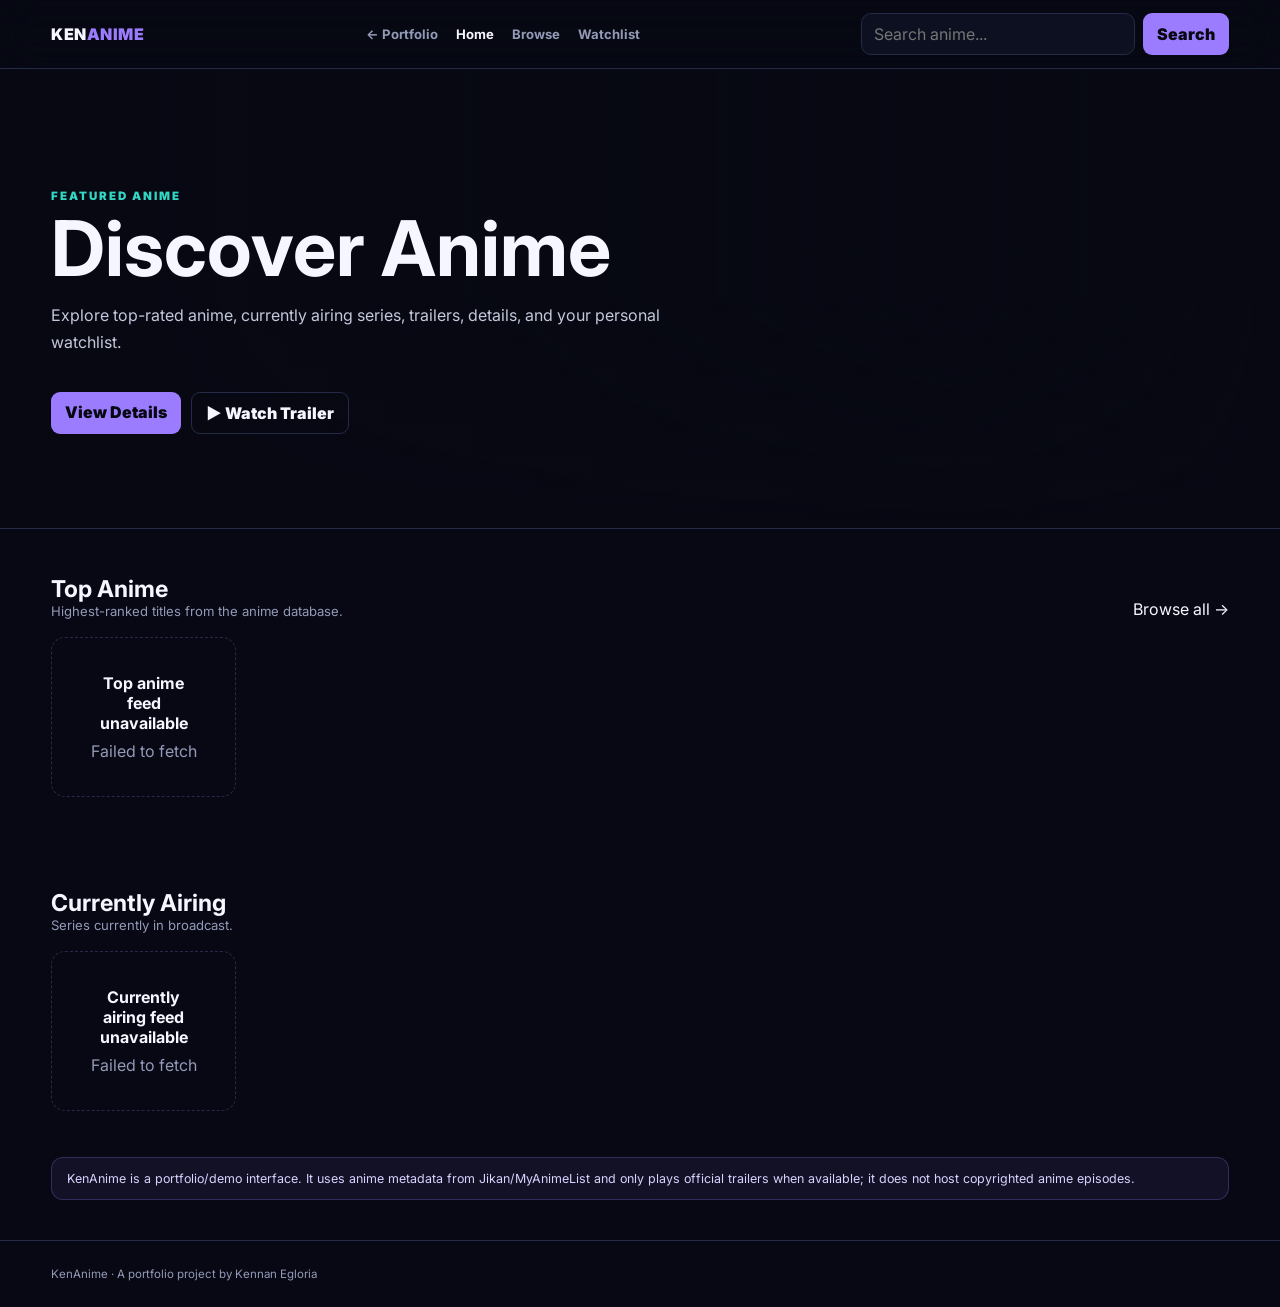
<file: anime/index.html>
<!DOCTYPE html><html lang="en"><head><meta charset="UTF-8"><meta name="viewport" content="width=device-width,initial-scale=1.0"><title>KenAnime — Discover Anime</title><link rel="preconnect" href="https://fonts.googleapis.com"><link href="https://fonts.googleapis.com/css2?family=Inter:wght@400;600;700;800;900&display=swap" rel="stylesheet"><link rel="stylesheet" href="style.css"></head><body>
<nav class="nav"><div class="container navin"><a class="brand" href="index.html">KEN<span>ANIME</span></a><div class="links">
      <a href="../index.html">← Portfolio</a>
      <a class="active" href="index.html">Home</a>
      <a href="browse.html">Browse</a>
      <a href="browse.html?watchlist=1">Watchlist</a>
    </div><form class="searchbar" id="globalSearch"><input id="globalQ" placeholder="Search anime..."><button class="btn">Search</button></form></div></nav>
<header class="hero"><div class="hero-bg" id="heroBg"></div><div class="container"><div class="hero-content"><div class="eyebrow">Featured Anime</div><h1 id="heroTitle">Loading…</h1><p id="heroText">Discover popular anime, explore series information, save a watchlist, and watch official trailers.</p><div class="meta" id="heroMeta"></div><div class="hero-actions"><a class="btn" id="detailsBtn" href="#">View Details</a><a class="btn alt" id="watchBtn" href="#">▶ Watch Trailer</a></div></div></div></header>
<main class="container"><section class="section"><div class="section-head"><div><h2>Top Anime</h2><p>Highest-ranked titles from the anime database.</p></div><a href="browse.html">Browse all →</a></div><div class="grid" id="topGrid"></div></section><section class="section"><div class="section-head"><div><h2>Currently Airing</h2><p>Series currently in broadcast.</p></div></div><div class="grid" id="airingGrid"></div></section><div class="notice">KenAnime is a portfolio/demo interface. It uses anime metadata from Jikan/MyAnimeList and only plays official trailers when available; it does not host copyrighted anime episodes.</div></main>
<footer><div class="container">KenAnime · A portfolio project by Kennan Egloria</div></footer>
<script src="app.js"></script>
<script>
(async()=>{
  const topGrid=qs('#topGrid');
  const airingGrid=qs('#airingGrid');

  // Set safe non-loading defaults immediately
  qs('#heroTitle').textContent='Discover Anime';
  qs('#heroText').textContent='Explore top-rated anime, currently airing series, trailers, details, and your personal watchlist.';

  topGrid.innerHTML='<div class="empty">Loading top anime…</div>';
  airingGrid.innerHTML='<div class="empty">Loading currently airing anime…</div>';

  try{
    // Direct AniList homepage feed: bypasses the Jikan top endpoint completely.
    const topResult=await aniListHomeFeed({
      kind:'top',
      page:1,
      perPage:12
    });

    const top=topResult.data||[];
    setGrid(topGrid,top.slice(0,6));

    const featured=top.find(x=>trailerEmbed(x)) || top[0];

    if(featured){
      qs('#heroTitle').textContent=titleOf(featured);

      const synopsis=featured.synopsis || 'Discover top-rated anime and explore series details.';
      qs('#heroText').textContent=
        synopsis.slice(0,260) + (synopsis.length>260?'…':'');

      const bg=imgOf(featured);
      if(bg){
        qs('#heroBg').style.backgroundImage=`url("${bg}")`;
      }

      qs('#heroMeta').innerHTML=`
        <span>★ ${featured.score??'—'}</span>
        <span>${featured.type||'Anime'}</span>
        <span>${featured.episodes??'?'} episodes</span>
        <span>${featured.status||''}</span>
      `;

      qs('#detailsBtn').href=`anime.html?id=${featured.mal_id}`;
      qs('#watchBtn').href=`watch.html?id=${featured.mal_id}`;
    }
  }catch(e){
    topGrid.innerHTML=`
      <div class="empty">
        <strong style="display:block;color:var(--text);margin-bottom:8px;">
          Top anime feed unavailable
        </strong>
        ${e.message}
      </div>
    `;
  }

  try{
    const airingResult=await aniListHomeFeed({
      kind:'airing',
      page:1,
      perPage:6
    });

    setGrid(airingGrid,airingResult.data||[]);
  }catch(e){
    airingGrid.innerHTML=`
      <div class="empty">
        <strong style="display:block;color:var(--text);margin-bottom:8px;">
          Currently airing feed unavailable
        </strong>
        ${e.message}
      </div>
    `;
  }
})();
</script></body></html>
</file>
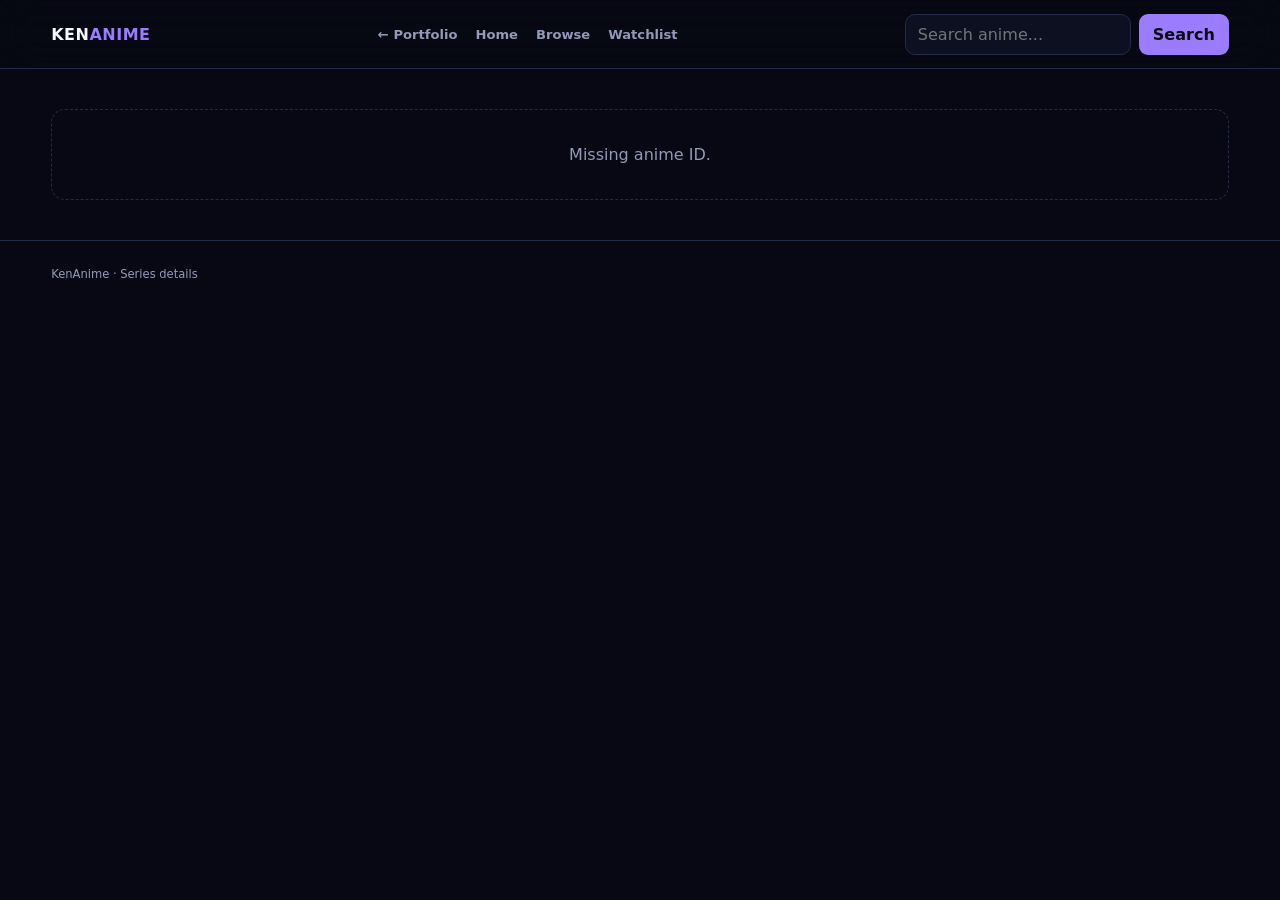
<file: anime/anime.html>
<!DOCTYPE html><html lang="en"><head><meta charset="UTF-8"><meta name="viewport" content="width=device-width,initial-scale=1.0"><title>Anime Details — KenAnime</title><link rel="stylesheet" href="style.css"></head><body>
<nav class="nav"><div class="container navin"><a class="brand" href="index.html">KEN<span>ANIME</span></a><div class="links">
      <a href="../index.html">← Portfolio</a>
      <a href="index.html">Home</a>
      <a href="browse.html">Browse</a>
      <a href="browse.html?watchlist=1">Watchlist</a>
    </div><form class="searchbar" id="globalSearch"><input id="globalQ" placeholder="Search anime..."><button class="btn">Search</button></form></div></nav>
<main class="container"><div id="details" class="empty" style="margin-top:40px">Loading…</div></main><footer><div class="container">KenAnime · Series details</div></footer>
<script src="app.js"></script><script>
(async()=>{
 const id=new URLSearchParams(location.search).get('id');
 if(!id){qs('#details').textContent='Missing anime ID.';return}
 try{
  const a=(await api('/anime/'+id+'/full')).data;
  document.title=titleOf(a)+' — KenAnime';
  const genres=(a.genres||[]).map(g=>`<span class="chip">${g.name}</span>`).join('');
  const inList=getWatchlist().includes(Number(id));
  qs('#details').className='details';
  qs('#details').innerHTML=`<div><img src="${imgOf(a)}" alt="${titleOf(a)}"></div><div>
   <div class="eyebrow">${a.type||'Anime'} · ${a.status||''}</div><h1>${titleOf(a)}</h1>
   <div class="chips">${genres}</div>
   <div class="statgrid"><div class="stat"><small>Score</small><strong>★ ${a.score??'—'}</strong></div><div class="stat"><small>Episodes</small><strong>${a.episodes??'?'}</strong></div><div class="stat"><small>Year</small><strong>${a.year??a.aired?.prop?.from?.year??'—'}</strong></div><div class="stat"><small>Rating</small><strong>${a.rating||'—'}</strong></div></div>
   <p class="synopsis">${a.synopsis||'No synopsis available.'}</p>
   <div class="hero-actions"><a class="btn" href="watch.html?id=${id}">▶ Watch Trailer</a><button class="btn alt" id="watchlistBtn">${inList?'✓ In Watchlist':'＋ Add to Watchlist'}</button></div>
  </div>`;
  qs('#watchlistBtn').onclick=()=>{const added=toggleWatch(Number(id));qs('#watchlistBtn').textContent=added?'✓ In Watchlist':'＋ Add to Watchlist'};
 }catch(e){qs('#details').textContent=e.message}
})();
</script></body></html>
</file>
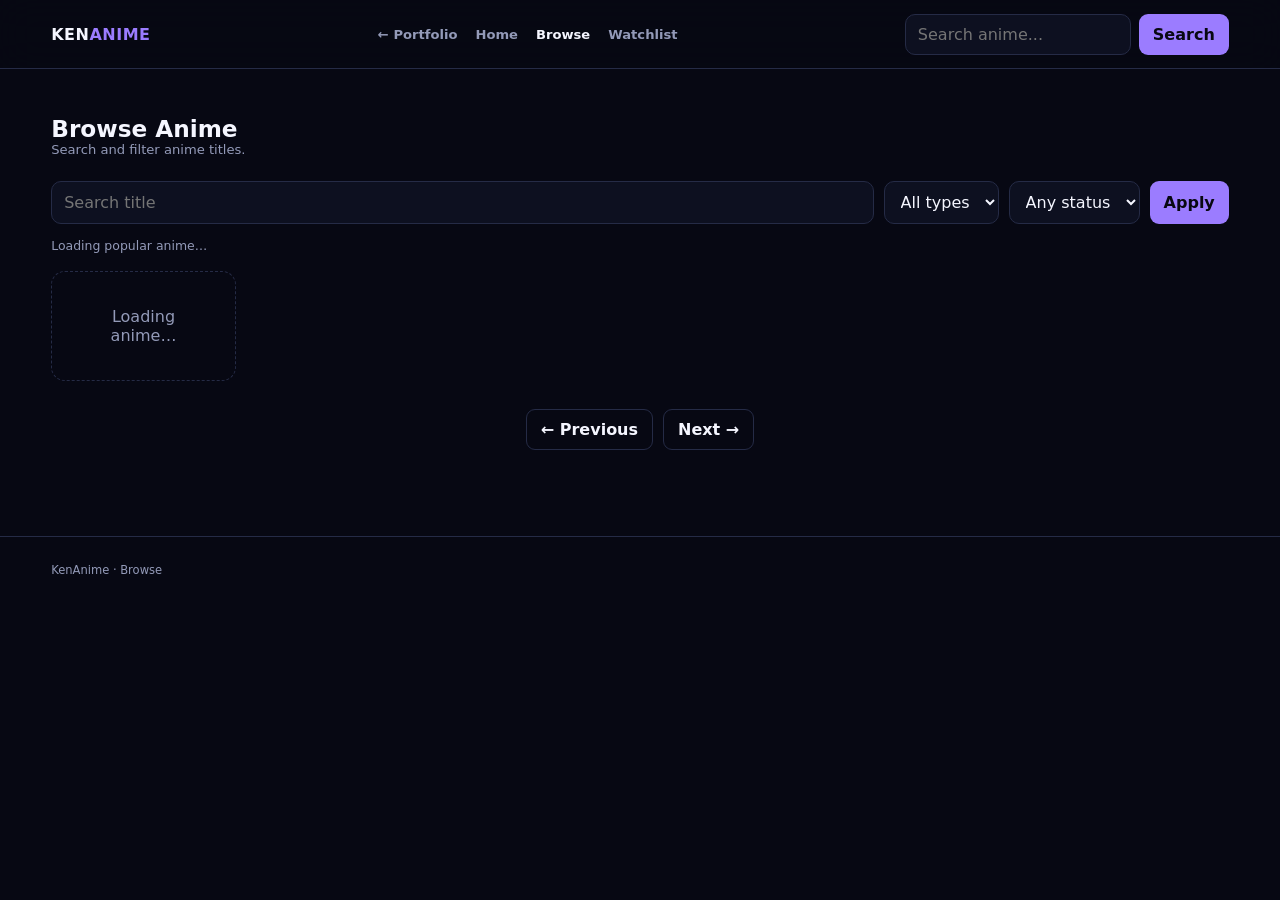
<file: anime/browse.html>
<!DOCTYPE html>
<html lang="en">
<head>
<meta charset="UTF-8">
<meta name="viewport" content="width=device-width,initial-scale=1.0">
<title>Browse — KenAnime</title>
<link rel="stylesheet" href="style.css">
</head>
<body>

<nav class="nav">
  <div class="container navin">
    <a class="brand" href="index.html">KEN<span>ANIME</span></a>

    <div class="links">
      <a href="../index.html">← Portfolio</a>
      <a href="index.html">Home</a>
      <a class="active" href="browse.html">Browse</a>
      <a href="browse.html?watchlist=1">Watchlist</a>
    </div>

    <form class="searchbar" id="globalSearch">
      <input id="globalQ" placeholder="Search anime...">
      <button class="btn">Search</button>
    </form>
  </div>
</nav>

<main class="container">
  <section class="section">

    <div class="section-head">
      <div>
        <h2 id="browseTitle">Browse Anime</h2>
        <p id="browseSub">Search and filter anime titles.</p>
      </div>
    </div>

    <div class="filters">
      <input id="q" placeholder="Search title">

      <select id="type">
        <option value="">All types</option>
        <option value="tv">TV</option>
        <option value="movie">Movie</option>
        <option value="ova">OVA</option>
        <option value="ona">ONA</option>
        <option value="special">Special</option>
      </select>

      <select id="status">
        <option value="">Any status</option>
        <option value="airing">Airing</option>
        <option value="complete">Complete</option>
        <option value="upcoming">Upcoming</option>
      </select>

      <button class="btn" id="apply">Apply</button>
    </div>

    <div id="searchStatus" style="color:var(--muted);font-size:.78rem;margin:-10px 0 18px;"></div>

    <div class="grid" id="grid"></div>

    <div class="pagination">
      <button class="btn alt" id="prev">← Previous</button>
      <button class="btn alt" id="retry" style="display:none">Retry Search</button>
      <button class="btn alt" id="next">Next →</button>
    </div>

  </section>
</main>

<footer>
  <div class="container">KenAnime · Browse</div>
</footer>

<script src="app.js"></script>
<script>
let page=1;

const params=new URLSearchParams(location.search);
const initialQuery=params.get('q')||'';
const watchlistMode=params.get('watchlist')==='1';

qs('#q').value=initialQuery;
qs('#globalQ').value=initialQuery;

if(watchlistMode){
  qs('#browseTitle').textContent='My Watchlist';
  qs('#browseSub').textContent='Anime saved in this browser.';
}

function updateAddress(){
  if(watchlistMode) return;

  const p=new URLSearchParams();
  const q=qs('#q').value.trim();
  const type=qs('#type').value;
  const status=qs('#status').value;

  if(q)p.set('q',q);
  if(type)p.set('type',type);
  if(status)p.set('status',status);
  if(page>1)p.set('page',page);

  const next='browse.html'+(p.toString()?'?'+p.toString():'');
  history.replaceState(null,'',next);
}

async function load(){
  const grid=qs('#grid');
  const statusText=qs('#searchStatus');
  const retryBtn=qs('#retry');

  retryBtn.style.display='none';
  statusText.textContent='';

  try{
    if(watchlistMode){
      const ids=getWatchlist();
      const out=[];

      grid.innerHTML='<div class="empty">Loading watchlist…</div>';

      for(const id of ids.slice(0,24)){
        try{
          out.push((await api('/anime/'+id)).data);
          await sleep(200);
        }catch{}
      }

      setGrid(grid,out);
      qs('.pagination').style.display='none';
      return;
    }

    const q=qs('#q').value.trim();
    const type=qs('#type').value;
    const animeStatus=qs('#status').value;

    const query=new URLSearchParams({
      page:String(page),
      limit:'24',
      sfw:'true'
    });

    /*
      IMPORTANT:
      For text searches we do NOT force order_by=score.
      That lets Jikan return results based on the title query,
      so searches such as "One Piece" behave normally.
    */
    if(q){
      query.set('q',q);
      statusText.textContent=`Searching for "${q}"…`;
    }else{
      query.set('order_by','score');
      query.set('sort','desc');
      statusText.textContent='Loading popular anime…';
    }

    if(type)query.set('type',type);
    if(animeStatus)query.set('status',animeStatus);

    grid.innerHTML='<div class="empty">Loading anime…</div>';

    const res=await api('/anime?'+query.toString(),{
      retries:4,
      useCache:true
    });

    const results=res.data||[];
    setGrid(grid,results);

    if(q){
      statusText.textContent=results.length
        ? `${results.length} result${results.length===1?'':'s'} shown for "${q}".`
        : `No results found for "${q}".`;
    }else{
      statusText.textContent='';
    }

    qs('#prev').disabled=page<=1;
    qs('#next').disabled=!res.pagination?.has_next_page;

    updateAddress();

  }catch(e){
    grid.innerHTML=`
      <div class="empty">
        <strong style="display:block;color:var(--text);margin-bottom:8px;">
          Search temporarily unavailable
        </strong>
        ${e.message}
      </div>
    `;

    statusText.textContent='The anime API did not respond after several retries.';
    retryBtn.style.display='inline-block';

    qs('#prev').disabled=page<=1;
    qs('#next').disabled=true;
  }
}

qs('#apply').onclick=()=>{
  page=1;
  load();
};

qs('#retry').onclick=()=>{
  load();
};

qs('#prev').onclick=()=>{
  if(page>1){
    page--;
    load();
    scrollTo({top:0,behavior:'smooth'});
  }
};

qs('#next').onclick=()=>{
  page++;
  load();
  scrollTo({top:0,behavior:'smooth'});
};

qs('#q').addEventListener('keydown',e=>{
  if(e.key==='Enter'){
    e.preventDefault();
    page=1;
    load();
  }
});

load();
</script>
</body>
</html>
</file>
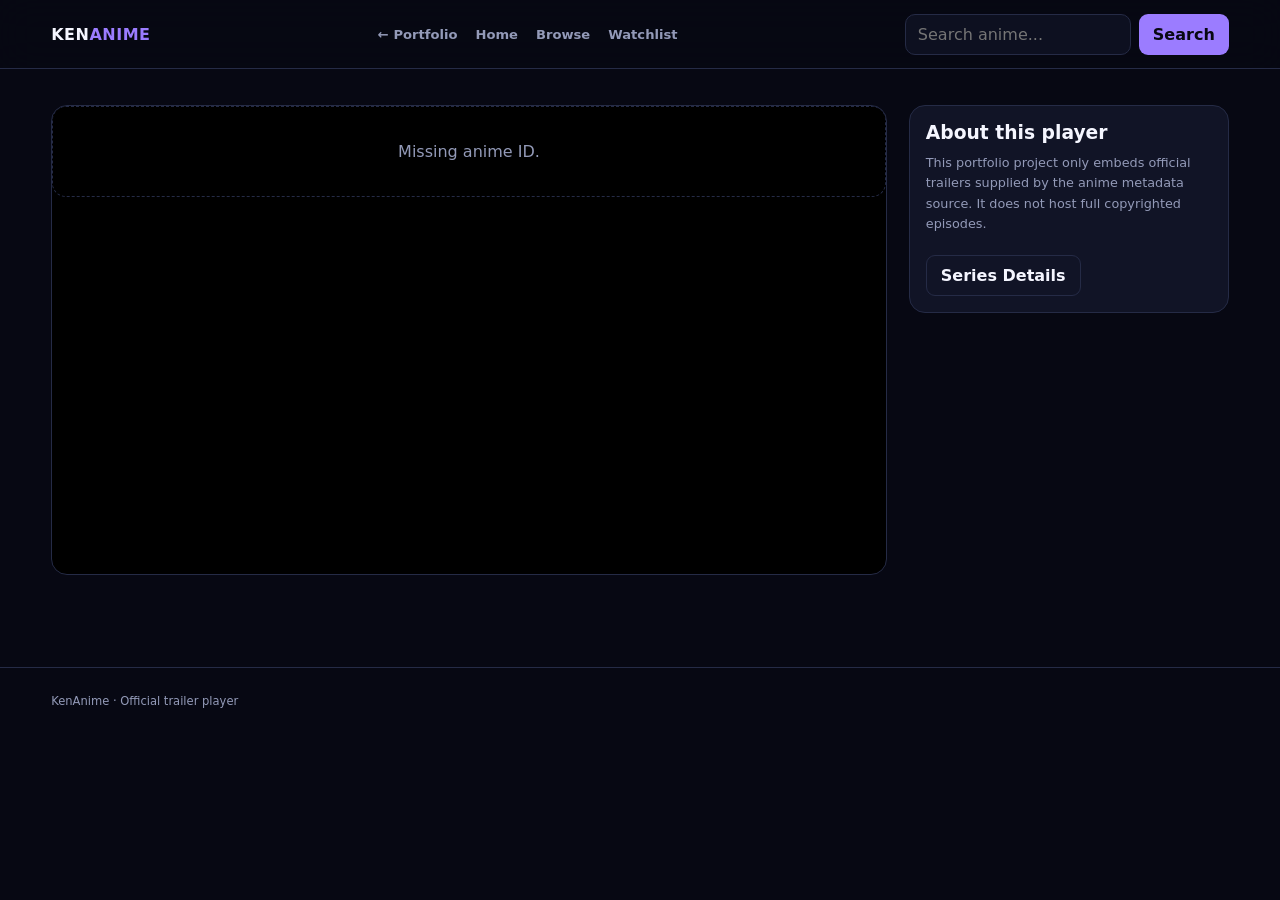
<file: anime/watch.html>
<!DOCTYPE html><html lang="en"><head><meta charset="UTF-8"><meta name="viewport" content="width=device-width,initial-scale=1.0"><title>Watch Trailer — KenAnime</title><link rel="stylesheet" href="style.css"></head><body>
<nav class="nav"><div class="container navin"><a class="brand" href="index.html">KEN<span>ANIME</span></a><div class="links">
      <a href="../index.html">← Portfolio</a>
      <a href="index.html">Home</a>
      <a href="browse.html">Browse</a>
      <a href="browse.html?watchlist=1">Watchlist</a>
    </div><form class="searchbar" id="globalSearch"><input id="globalQ" placeholder="Search anime..."><button class="btn">Search</button></form></div></nav>
<main class="container"><div class="watch-layout"><div><div class="player" id="player"><div class="empty">Loading trailer…</div></div><div style="margin-top:16px"><h1 id="title" style="font-size:1.5rem"></h1><p id="meta" style="color:var(--muted);margin-top:7px"></p></div></div><aside class="side"><h3>About this player</h3><p>This portfolio project only embeds official trailers supplied by the anime metadata source. It does not host full copyrighted episodes.</p><div class="hero-actions"><a class="btn alt" id="details" href="#">Series Details</a></div></aside></div></main>
<footer><div class="container">KenAnime · Official trailer player</div></footer><script src="app.js"></script><script>
(async()=>{
 const id=new URLSearchParams(location.search).get('id');
 if(!id){qs('#player').innerHTML='<div class="empty">Missing anime ID.</div>';return}
 try{
   const a=(await api('/anime/'+id+'/full')).data;
   qs('#title').textContent=titleOf(a);
   qs('#meta').textContent=`${a.type||'Anime'} · ${a.episodes??'?'} episodes · ★ ${a.score??'—'}`;
   qs('#details').href='anime.html?id='+id;
   const embed=trailerEmbed(a);
   if(embed){
     const url=embed.includes('?')?embed+'&autoplay=0':embed+'?autoplay=0';
     qs('#player').innerHTML=`<iframe src="${url}" title="${titleOf(a)} official trailer" allow="accelerometer; autoplay; encrypted-media; picture-in-picture" allowfullscreen></iframe>`;
   }else{
     qs('#player').innerHTML='<div class="empty">No official trailer is available for this title.</div>';
   }
 }catch(e){qs('#player').innerHTML=`<div class="empty">${e.message}</div>`}
})();
</script></body></html>
</file>
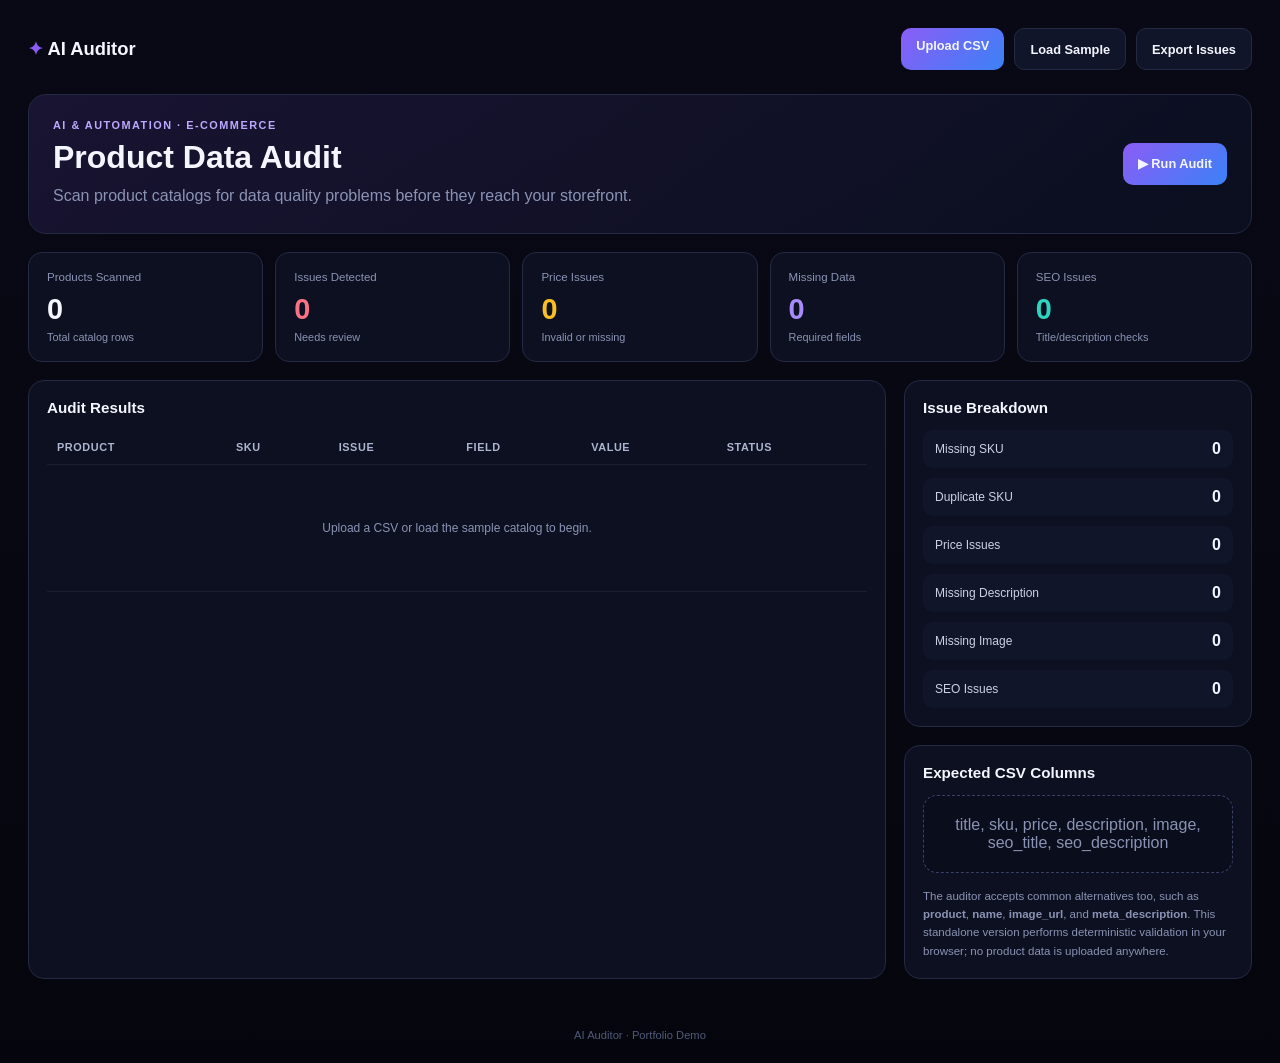
<file: projects/ai-auditor.html>
<!DOCTYPE html>
<html lang="en">
<head>
<meta charset="UTF-8">
<meta name="viewport" content="width=device-width,initial-scale=1.0">
<title>AI Auditor — Product Data Validation</title>
<style>
:root{
  --bg:#070814;--panel:#0d1020;--panel2:#111529;--border:#242944;
  --text:#f3f5ff;--muted:#8b93b4;--violet:#8b5cf6;--blue:#3b82f6;
  --green:#2dd4bf;--red:#fb7185;--amber:#fbbf24;
}
*{box-sizing:border-box;margin:0;padding:0}
body{font-family:Inter,Arial,sans-serif;background:linear-gradient(180deg,#080915,#05060d);color:var(--text);min-height:100vh}
.app{max-width:1450px;margin:auto;padding:28px}
.topbar{display:flex;justify-content:space-between;align-items:center;margin-bottom:24px}
.brand{font-weight:800;font-size:1.15rem}.brand span{color:var(--violet)}
.actions{display:flex;gap:10px}
button,.file-btn{
  border:1px solid var(--border);background:var(--panel2);color:var(--text);
  padding:10px 15px;border-radius:10px;font-weight:700;cursor:pointer;font-size:.8rem;
}
button.primary,.file-btn.primary{background:linear-gradient(135deg,var(--violet),var(--blue));border:none}
input[type=file]{display:none}
.hero{background:linear-gradient(135deg,rgba(139,92,246,.13),rgba(59,130,246,.05));border:1px solid var(--border);
border-radius:18px;padding:24px;margin-bottom:18px;display:flex;justify-content:space-between;gap:24px;align-items:center}
.hero h1{font-size:2rem;margin-bottom:7px}.hero p{color:var(--muted);line-height:1.6}
.pill{font-size:.68rem;letter-spacing:1.5px;color:#bda9ff;text-transform:uppercase;font-weight:800;margin-bottom:8px}
.metrics{display:grid;grid-template-columns:repeat(5,1fr);gap:12px;margin-bottom:18px}
.metric{background:var(--panel);border:1px solid var(--border);border-radius:14px;padding:18px}
.metric .label{color:var(--muted);font-size:.72rem;margin-bottom:10px}
.metric .value{font-size:1.8rem;font-weight:900}
.metric .sub{font-size:.68rem;color:var(--muted);margin-top:5px}
.green{color:var(--green)}.red{color:var(--red)}.amber{color:var(--amber)}.violet{color:#a78bfa}
.grid{display:grid;grid-template-columns:2fr 1fr;gap:18px}
.panel{background:var(--panel);border:1px solid var(--border);border-radius:16px;padding:18px}
.panel h3{font-size:.95rem;margin-bottom:14px}
.table-wrap{overflow:auto;max-height:520px}
table{width:100%;border-collapse:collapse;min-width:820px}
th,td{padding:11px 10px;text-align:left;border-bottom:1px solid #191e33;font-size:.75rem}
th{color:#aeb5d1;font-size:.68rem;text-transform:uppercase;letter-spacing:.6px;position:sticky;top:0;background:var(--panel);z-index:2}
.badge{display:inline-block;padding:4px 8px;border-radius:999px;font-size:.64rem;font-weight:800}
.badge.red{background:rgba(251,113,133,.12)}.badge.amber{background:rgba(251,191,36,.12)}.badge.green{background:rgba(45,212,191,.12)}
.issue-list{display:flex;flex-direction:column;gap:10px}
.issue-row{display:flex;align-items:center;justify-content:space-between;padding:10px 12px;background:var(--panel2);border-radius:10px}
.issue-name{font-size:.75rem;color:#cbd1e8}.issue-count{font-weight:900}
.drop{border:1px dashed #3a4169;background:#0a0d1b;border-radius:14px;padding:20px;text-align:center;color:var(--muted);margin-bottom:14px}
.help{font-size:.72rem;line-height:1.6;color:var(--muted)}
.empty{padding:45px 20px;text-align:center;color:var(--muted)}
footer{text-align:center;color:#505979;font-size:.7rem;padding:22px}
@media(max-width:1000px){.metrics{grid-template-columns:repeat(2,1fr)}.grid{grid-template-columns:1fr}}
@media(max-width:620px){.app{padding:14px}.hero{flex-direction:column;align-items:flex-start}.metrics{grid-template-columns:1fr}.topbar{align-items:flex-start;gap:12px;flex-direction:column}}


/* =========================================================
   MOBILE / PHONE FRIENDLY — AI AUDITOR
========================================================= */
html, body {
  max-width: 100%;
  overflow-x: hidden;
}

button, .file-btn {
  min-height: 42px;
  touch-action: manipulation;
}

@media(max-width:900px){
  .app{
    width:100%;
    padding:18px;
  }

  .topbar{
    gap:14px;
  }

  .actions{
    flex-wrap:wrap;
  }

  .hero{
    align-items:flex-start;
  }

  .hero h1{
    font-size:1.7rem;
  }

  .metrics{
    grid-template-columns:repeat(2,minmax(0,1fr));
  }

  .grid{
    grid-template-columns:1fr;
  }

  .panel{
    min-width:0;
  }

  .table-wrap{
    width:100%;
    overflow-x:auto;
    -webkit-overflow-scrolling:touch;
    border-radius:10px;
  }

  table{
    min-width:760px;
  }
}

@media(max-width:620px){
  .app{
    padding:12px;
  }

  .topbar{
    flex-direction:column;
    align-items:stretch;
    margin-bottom:14px;
  }

  .brand{
    font-size:1rem;
  }

  .actions{
    display:grid;
    grid-template-columns:1fr 1fr;
    width:100%;
    gap:8px;
  }

  .actions button,
  .actions .file-btn{
    width:100%;
    text-align:center;
    display:flex;
    align-items:center;
    justify-content:center;
    padding:10px 8px;
    font-size:.72rem;
  }

  .actions #exportBtn{
    grid-column:1 / -1;
  }

  .hero{
    flex-direction:column;
    align-items:stretch;
    padding:18px;
    border-radius:14px;
    gap:16px;
  }

  .hero h1{
    font-size:1.55rem;
    line-height:1.12;
  }

  .hero p{
    font-size:.84rem;
  }

  .hero #runBtn{
    width:100%;
  }

  .metrics{
    grid-template-columns:1fr 1fr;
    gap:8px;
    margin-bottom:12px;
  }

  .metric{
    padding:13px;
    border-radius:11px;
    min-width:0;
  }

  .metric .label{
    font-size:.64rem;
    margin-bottom:7px;
  }

  .metric .value{
    font-size:1.45rem;
  }

  .metric .sub{
    font-size:.61rem;
    line-height:1.35;
  }

  .grid{
    gap:12px;
  }

  .panel{
    padding:14px;
    border-radius:13px;
  }

  .panel h3{
    font-size:.9rem;
  }

  /*
    Mobile audit results use horizontal scrolling rather than crushing
    six table columns into the phone width.
  */
  .table-wrap{
    margin:0 -2px;
    padding-bottom:5px;
  }

  table{
    min-width:700px;
  }

  th,td{
    padding:9px 8px;
    font-size:.7rem;
    white-space:nowrap;
  }

  th{
    font-size:.61rem;
  }

  .issue-row{
    gap:10px;
    padding:10px;
  }

  .issue-name{
    font-size:.7rem;
  }

  .drop{
    padding:15px 10px;
    overflow-wrap:anywhere;
    line-height:1.55;
  }

  .help{
    font-size:.68rem;
  }

  footer{
    padding:18px 12px 24px;
  }
}

@media(max-width:390px){
  .actions{
    grid-template-columns:1fr;
  }

  .actions #exportBtn{
    grid-column:auto;
  }

  .metrics{
    grid-template-columns:1fr;
  }

  .hero h1{
    font-size:1.4rem;
  }
}

</style>
</head>
<body>
<div class="app">
  <div class="topbar">
    <div class="brand"><span>✦</span> AI Auditor</div>
    <div class="actions">
      <label class="file-btn primary" for="csvFile">Upload CSV</label>
      <input id="csvFile" type="file" accept=".csv">
      <button id="sampleBtn">Load Sample</button>
      <button id="exportBtn">Export Issues</button>
    </div>
  </div>

  <div class="hero">
    <div>
      <div class="pill">AI & Automation · E-Commerce</div>
      <h1>Product Data Audit</h1>
      <p>Scan product catalogs for data quality problems before they reach your storefront.</p>
    </div>
    <button class="primary" id="runBtn">▶ Run Audit</button>
  </div>

  <div class="metrics">
    <div class="metric"><div class="label">Products Scanned</div><div class="value" id="mProducts">0</div><div class="sub">Total catalog rows</div></div>
    <div class="metric"><div class="label">Issues Detected</div><div class="value red" id="mIssues">0</div><div class="sub">Needs review</div></div>
    <div class="metric"><div class="label">Price Issues</div><div class="value amber" id="mPrice">0</div><div class="sub">Invalid or missing</div></div>
    <div class="metric"><div class="label">Missing Data</div><div class="value violet" id="mMissing">0</div><div class="sub">Required fields</div></div>
    <div class="metric"><div class="label">SEO Issues</div><div class="value green" id="mSeo">0</div><div class="sub">Title/description checks</div></div>
  </div>

  <div class="grid">
    <div class="panel">
      <h3>Audit Results</h3>
      <div class="table-wrap">
        <table id="resultsTable">
          <thead><tr><th>Product</th><th>SKU</th><th>Issue</th><th>Field</th><th>Value</th><th>Status</th></tr></thead>
          <tbody id="resultsBody"><tr><td colspan="6"><div class="empty">Upload a CSV or load the sample catalog to begin.</div></td></tr></tbody>
        </table>
      </div>
    </div>

    <div>
      <div class="panel" style="margin-bottom:18px">
        <h3>Issue Breakdown</h3>
        <div class="issue-list" id="breakdown">
          <div class="issue-row"><span class="issue-name">Missing SKU</span><span class="issue-count">0</span></div>
          <div class="issue-row"><span class="issue-name">Duplicate SKU</span><span class="issue-count">0</span></div>
          <div class="issue-row"><span class="issue-name">Price Issues</span><span class="issue-count">0</span></div>
          <div class="issue-row"><span class="issue-name">Missing Description</span><span class="issue-count">0</span></div>
          <div class="issue-row"><span class="issue-name">Missing Image</span><span class="issue-count">0</span></div>
          <div class="issue-row"><span class="issue-name">SEO Issues</span><span class="issue-count">0</span></div>
        </div>
      </div>
      <div class="panel">
        <h3>Expected CSV Columns</h3>
        <div class="drop">title, sku, price, description, image, seo_title, seo_description</div>
        <div class="help">
          The auditor accepts common alternatives too, such as <b>product</b>, <b>name</b>, <b>image_url</b>, and <b>meta_description</b>.
          This standalone version performs deterministic validation in your browser; no product data is uploaded anywhere.
        </div>
      </div>
    </div>
  </div>
</div>
<footer>AI Auditor · Portfolio Demo</footer>

<script>
let rows = [];
let issues = [];

const aliases = {
  title:['title','product','product_name','name'],
  sku:['sku','variant_sku','product_sku'],
  price:['price','variant_price','selling_price'],
  description:['description','body','body_html','product_description'],
  image:['image','image_url','featured_image','src'],
  seo_title:['seo_title','meta_title','page_title'],
  seo_description:['seo_description','meta_description','meta_desc']
};

function normalizeKey(k){return k.trim().toLowerCase().replace(/\s+/g,'_');}
function getVal(row, key){
  for(const a of aliases[key]){
    if(row[a] !== undefined) return String(row[a] ?? '').trim();
  }
  return '';
}
function parseCSV(text){
  const lines = text.replace(/\r/g,'').split('\n').filter(x=>x.trim());
  if(!lines.length) return [];
  const parseLine = line => {
    let out=[], cur='', q=false;
    for(let i=0;i<line.length;i++){
      const ch=line[i];
      if(ch === '"'){
        if(q && line[i+1] === '"'){cur+='"';i++;}
        else q=!q;
      } else if(ch===',' && !q){out.push(cur);cur='';}
      else cur+=ch;
    }
    out.push(cur);
    return out;
  };
  const headers=parseLine(lines[0]).map(normalizeKey);
  return lines.slice(1).map(line=>{
    const vals=parseLine(line), obj={};
    headers.forEach((h,i)=>obj[h]=vals[i] ?? '');
    return obj;
  });
}
function addIssue(rowIndex, type, field, value, severity='warning'){
  const r=rows[rowIndex];
  issues.push({
    product:getVal(r,'title') || `Row ${rowIndex+2}`,
    sku:getVal(r,'sku') || '—',
    type, field, value:value || '—', severity
  });
}
function audit(){
  issues=[];
  const skuCounts={};
  rows.forEach(r=>{
    const sku=getVal(r,'sku');
    if(sku) skuCounts[sku]=(skuCounts[sku]||0)+1;
  });

  rows.forEach((r,i)=>{
    const title=getVal(r,'title'), sku=getVal(r,'sku'), price=getVal(r,'price');
    const desc=getVal(r,'description'), image=getVal(r,'image');
    const seoTitle=getVal(r,'seo_title'), seoDesc=getVal(r,'seo_description');

    if(!title) addIssue(i,'Missing product title','title','', 'error');
    if(!sku) addIssue(i,'Missing SKU','sku','', 'error');
    else if(skuCounts[sku]>1) addIssue(i,'Duplicate SKU','sku',sku,'error');

    if(!price) addIssue(i,'Missing price','price','', 'error');
    else if(isNaN(Number(price.replace(/[$£€,]/g,''))) || Number(price.replace(/[$£€,]/g,''))<=0)
      addIssue(i,'Invalid price','price',price,'error');

    if(!desc) addIssue(i,'Missing description','description','', 'warning');
    else if(desc.length<60) addIssue(i,'Description too short','description',`${desc.length} chars`,'warning');

    if(!image) addIssue(i,'Missing image','image','', 'warning');

    if(!seoTitle) addIssue(i,'Missing SEO title','seo_title','', 'warning');
    else if(seoTitle.length>60) addIssue(i,'SEO title too long','seo_title',`${seoTitle.length} chars`,'warning');

    if(!seoDesc) addIssue(i,'Missing SEO description','seo_description','', 'warning');
    else if(seoDesc.length>160) addIssue(i,'SEO description too long','seo_description',`${seoDesc.length} chars`,'warning');
  });

  render();
}
function render(){
  document.getElementById('mProducts').textContent=rows.length;
  document.getElementById('mIssues').textContent=issues.length;
  const priceIssues=issues.filter(x=>x.field==='price').length;
  const missing=issues.filter(x=>x.type.startsWith('Missing') && !x.type.includes('SEO')).length;
  const seo=issues.filter(x=>x.field.startsWith('seo_')).length;
  document.getElementById('mPrice').textContent=priceIssues;
  document.getElementById('mMissing').textContent=missing;
  document.getElementById('mSeo').textContent=seo;

  const body=document.getElementById('resultsBody');
  if(!issues.length){
    body.innerHTML=`<tr><td colspan="6"><div class="empty">${rows.length?'No issues found. Your catalog looks clean.':'Upload a CSV or load the sample catalog to begin.'}</div></td></tr>`;
  } else {
    body.innerHTML=issues.map(x=>`
      <tr>
        <td>${escapeHtml(x.product)}</td>
        <td>${escapeHtml(x.sku)}</td>
        <td>${escapeHtml(x.type)}</td>
        <td>${escapeHtml(x.field)}</td>
        <td>${escapeHtml(x.value)}</td>
        <td><span class="badge ${x.severity==='error'?'red':'amber'}">${x.severity==='error'?'Needs Fix':'Review'}</span></td>
      </tr>`).join('');
  }

  const labels=[
    ['Missing SKU', issues.filter(x=>x.type==='Missing SKU').length],
    ['Duplicate SKU', issues.filter(x=>x.type==='Duplicate SKU').length],
    ['Price Issues', priceIssues],
    ['Missing Description', issues.filter(x=>x.type==='Missing description').length],
    ['Missing Image', issues.filter(x=>x.type==='Missing image').length],
    ['SEO Issues', seo]
  ];
  document.getElementById('breakdown').innerHTML=labels.map(([n,c])=>
    `<div class="issue-row"><span class="issue-name">${n}</span><span class="issue-count">${c}</span></div>`).join('');
}
function escapeHtml(v){
  return String(v).replace(/[&<>"']/g,m=>({'&':'&amp;','<':'&lt;','>':'&gt;','"':'&quot;',"'":'&#039;'}[m]));
}
document.getElementById('csvFile').addEventListener('change',e=>{
  const f=e.target.files[0]; if(!f)return;
  const reader=new FileReader();
  reader.onload=()=>{rows=parseCSV(reader.result);audit();};
  reader.readAsText(f);
});
document.getElementById('sampleBtn').onclick=()=>{
  const sample=`title,sku,price,description,image,seo_title,seo_description
Matcha Latte Mix,MLM-001,14.99,"Premium ceremonial matcha latte mix made for smooth everyday drinks.",matcha.jpg,Matcha Latte Mix | Brevea,"Premium matcha latte mix for creamy café-style drinks at home."
Glass Tumbler,GT-002,,"Reusable glass tumbler",glass.jpg,Glass Tumbler | Brevea,
Ceramic Mug,CM-003,24.00,"Handcrafted ceramic mug designed for coffee and matcha lovers.",,Ceramic Mug for Coffee and Matcha | Brevea,
Bamboo Whisk,BW-004,-3,"Traditional bamboo whisk.",whisk.jpg,Bamboo Whisk | Brevea,"Authentic bamboo whisk for smooth matcha preparation."
Gift Set,MLM-001,39.99,"Complete matcha gift set with accessories for beginners and enthusiasts.",gift.jpg,The Ultimate Matcha Gift Set for Beginners and Enthusiasts | Brevea,"Everything you need to begin your matcha ritual, including premium matcha, whisk, scoop, bowl, guide, storage tin, and accessories."`;
  rows=parseCSV(sample);audit();
};
document.getElementById('runBtn').onclick=()=>audit();
document.getElementById('exportBtn').onclick=()=>{
  if(!issues.length){alert('No issues to export.');return;}
  const headers=['Product','SKU','Issue','Field','Value','Status'];
  const csv=[headers,...issues.map(x=>[x.product,x.sku,x.type,x.field,x.value,x.severity])].map(r=>
    r.map(v=>`"${String(v).replace(/"/g,'""')}"`).join(',')
  ).join('\n');
  const blob=new Blob([csv],{type:'text/csv'});
  const a=document.createElement('a');
  a.href=URL.createObjectURL(blob);a.download='ai-auditor-issues.csv';a.click();
  URL.revokeObjectURL(a.href);
};
render();
</script>
</body>
</html>
</file>
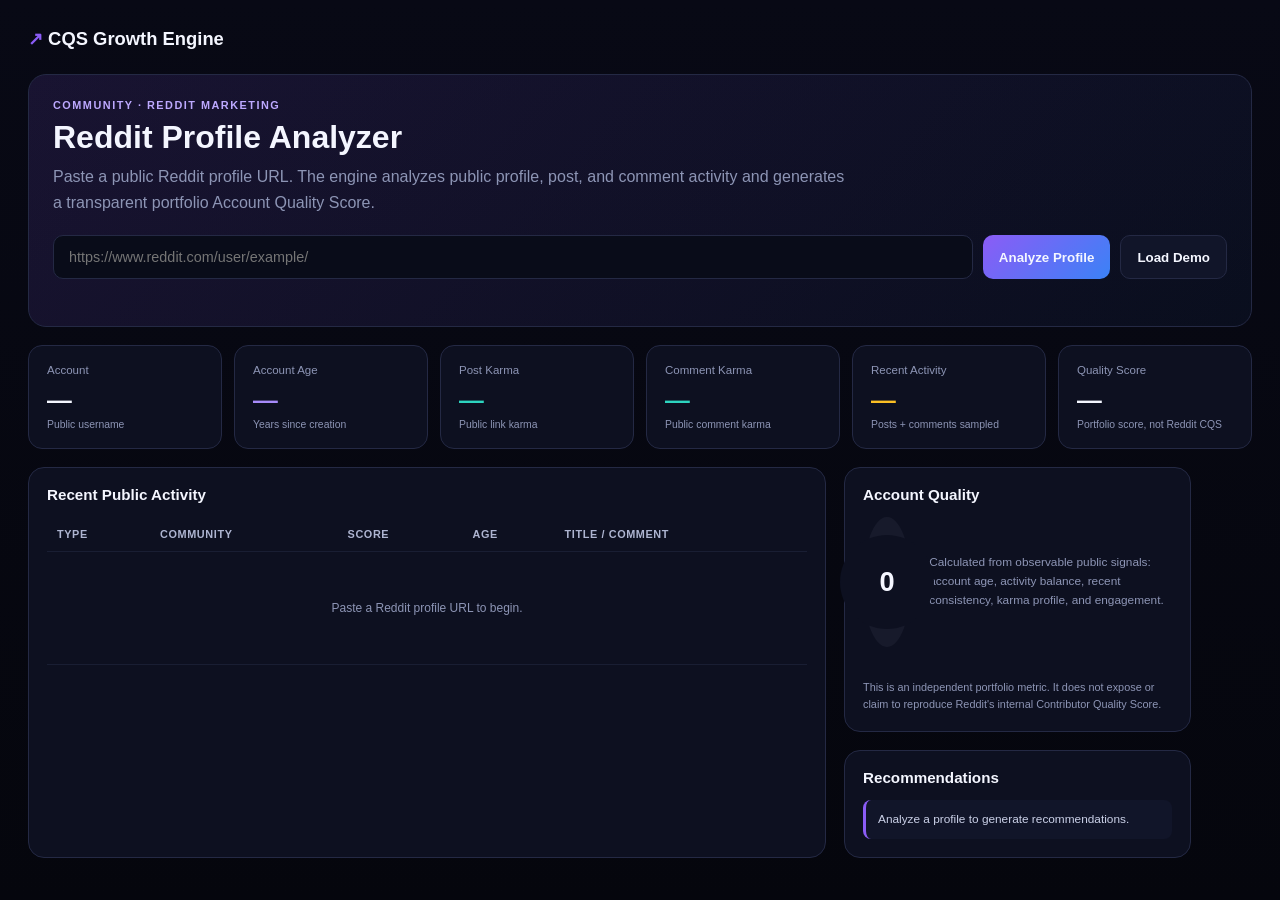
<file: development/cqs/cqs-growth-engine-profile.html>
<!DOCTYPE html>
<html lang="en">
<head>
<meta charset="UTF-8">
<meta name="viewport" content="width=device-width,initial-scale=1.0">
<title>CQS Growth Engine — Profile Analyzer</title>
<style>
:root{
  --bg:#070814;--panel:#0d1020;--panel2:#111529;--border:#242944;
  --text:#f4f6ff;--muted:#8d95b5;--violet:#8b5cf6;--blue:#3b82f6;
  --green:#2dd4bf;--red:#fb7185;--amber:#fbbf24;
}
*{box-sizing:border-box;margin:0;padding:0}
body{font-family:Inter,Arial,sans-serif;background:linear-gradient(180deg,#080915,#05060d);color:var(--text);min-height:100vh}
.app{max-width:1450px;margin:auto;padding:28px}
.topbar{display:flex;justify-content:space-between;align-items:center;margin-bottom:24px}
.brand{font-weight:900;font-size:1.15rem}.brand span{color:var(--violet)}
.hero{background:linear-gradient(135deg,rgba(139,92,246,.13),rgba(59,130,246,.05));border:1px solid var(--border);border-radius:18px;padding:24px;margin-bottom:18px}
.pill{font-size:.68rem;letter-spacing:1.5px;color:#bda9ff;text-transform:uppercase;font-weight:900;margin-bottom:8px}
.hero h1{font-size:2rem;margin-bottom:8px}
.hero p{color:var(--muted);line-height:1.6;max-width:800px}
.search{display:flex;gap:10px;margin-top:20px}
.search input{flex:1;min-width:0;background:#090c19;border:1px solid var(--border);color:var(--text);padding:13px 15px;border-radius:10px;font-size:.9rem;outline:none}
.search input:focus{border-color:var(--violet);box-shadow:0 0 0 3px rgba(139,92,246,.12)}
button{border:1px solid var(--border);background:var(--panel2);color:var(--text);padding:11px 16px;border-radius:10px;font-weight:800;cursor:pointer}
button.primary{background:linear-gradient(135deg,var(--violet),var(--blue));border:none}
button:disabled{opacity:.55;cursor:not-allowed}
.status{margin-top:10px;font-size:.72rem;color:var(--muted);min-height:1.1em}
.metrics{display:grid;grid-template-columns:repeat(6,1fr);gap:12px;margin-bottom:18px}
.metric{background:var(--panel);border:1px solid var(--border);border-radius:14px;padding:18px}
.metric .label{color:var(--muted);font-size:.72rem;margin-bottom:10px}
.metric .value{font-size:1.55rem;font-weight:900;word-break:break-word}
.metric .sub{font-size:.65rem;color:var(--muted);margin-top:5px}
.green{color:var(--green)}.red{color:var(--red)}.amber{color:var(--amber)}.violet{color:#a78bfa}
.grid{display:grid;grid-template-columns:1.35fr .85fr;gap:18px}
.panel{background:var(--panel);border:1px solid var(--border);border-radius:16px;padding:18px}
.panel h3{font-size:.95rem;margin-bottom:14px}
.score-wrap{display:flex;align-items:center;gap:18px;margin-bottom:18px}
.score-ring{width:130px;height:130px;border-radius:50%;display:grid;place-items:center;background:conic-gradient(var(--violet) var(--score,0%),#171a2b 0);position:relative}
.score-ring::after{content:"";position:absolute;width:94px;height:94px;border-radius:50%;background:var(--panel)}
.score-ring strong{position:relative;z-index:2;font-size:1.7rem}
.score-copy p{color:var(--muted);font-size:.74rem;line-height:1.6}
.list,.recos{display:flex;flex-direction:column;gap:10px}
.row{display:flex;justify-content:space-between;gap:12px;padding:10px 12px;background:var(--panel2);border-radius:10px}
.row span:first-child{font-size:.75rem;color:#cbd1e8}.row strong{font-size:.76rem}
.reco{padding:11px 12px;background:var(--panel2);border-left:3px solid var(--violet);border-radius:8px;font-size:.74rem;color:#cbd1e8;line-height:1.5}
.table-wrap{overflow:auto;max-height:500px}
table{width:100%;border-collapse:collapse;min-width:760px}
th,td{padding:11px 10px;text-align:left;border-bottom:1px solid #191e33;font-size:.75rem}
th{color:#aeb5d1;font-size:.68rem;text-transform:uppercase;letter-spacing:.6px;position:sticky;top:0;background:var(--panel)}
.badge{display:inline-block;padding:4px 8px;border-radius:999px;font-size:.64rem;font-weight:900}
.good{background:rgba(45,212,191,.12);color:var(--green)}
.warn{background:rgba(251,191,36,.12);color:var(--amber)}
.bad{background:rgba(251,113,133,.12);color:var(--red)}
.note{margin-top:14px;font-size:.68rem;line-height:1.55;color:var(--muted)}
.empty{padding:38px 20px;text-align:center;color:var(--muted)}
@media(max-width:1100px){.metrics{grid-template-columns:repeat(3,1fr)}.grid{grid-template-columns:1fr}}
@media(max-width:640px){.app{padding:14px}.metrics{grid-template-columns:1fr 1fr}.search{flex-direction:column}.hero h1{font-size:1.55rem}}
</style>
</head>
<body>
<div class="app">
  <div class="topbar">
    <div class="brand"><span>↗</span> CQS Growth Engine</div>
  </div>

  <div class="hero">
    <div class="pill">Community · Reddit Marketing</div>
    <h1>Reddit Profile Analyzer</h1>
    <p>Paste a public Reddit profile URL. The engine analyzes public profile, post, and comment activity and generates a transparent portfolio Account Quality Score.</p>
    <div class="search">
      <input id="profileUrl" type="url" placeholder="https://www.reddit.com/user/example/" autocomplete="off">
      <button id="analyzeBtn" class="primary">Analyze Profile</button>
      <button id="demoBtn">Load Demo</button>
    </div>
    <div class="status" id="status"></div>
  </div>

  <div class="metrics">
    <div class="metric"><div class="label">Account</div><div class="value" id="mAccount">—</div><div class="sub">Public username</div></div>
    <div class="metric"><div class="label">Account Age</div><div class="value violet" id="mAge">—</div><div class="sub">Years since creation</div></div>
    <div class="metric"><div class="label">Post Karma</div><div class="value green" id="mPostKarma">—</div><div class="sub">Public link karma</div></div>
    <div class="metric"><div class="label">Comment Karma</div><div class="value green" id="mCommentKarma">—</div><div class="sub">Public comment karma</div></div>
    <div class="metric"><div class="label">Recent Activity</div><div class="value amber" id="mActivity">—</div><div class="sub">Posts + comments sampled</div></div>
    <div class="metric"><div class="label">Quality Score</div><div class="value" id="mQuality">—</div><div class="sub">Portfolio score, not Reddit CQS</div></div>
  </div>

  <div class="grid">
    <div class="panel">
      <h3>Recent Public Activity</h3>
      <div class="table-wrap">
        <table>
          <thead><tr><th>Type</th><th>Community</th><th>Score</th><th>Age</th><th>Title / Comment</th></tr></thead>
          <tbody id="activityBody"><tr><td colspan="5"><div class="empty">Paste a Reddit profile URL to begin.</div></td></tr></tbody>
        </table>
      </div>
    </div>

    <div>
      <div class="panel" style="margin-bottom:18px">
        <h3>Account Quality</h3>
        <div class="score-wrap">
          <div class="score-ring" id="scoreRing" style="--score:0%"><strong id="overallScore">0</strong></div>
          <div class="score-copy">
            <p>Calculated from observable public signals: account age, activity balance, recent consistency, karma profile, and engagement.</p>
          </div>
        </div>
        <div class="list" id="breakdown"></div>
        <div class="note">This is an independent portfolio metric. It does not expose or claim to reproduce Reddit's internal Contributor Quality Score.</div>
      </div>

      <div class="panel">
        <h3>Recommendations</h3>
        <div class="recos" id="recommendations"><div class="reco">Analyze a profile to generate recommendations.</div></div>
      </div>
    </div>
  </div>
</div>

<script>
/*
  IMPORTANT:
  Replace API_BASE with your deployed Cloudflare Worker URL.
  Example: const API_BASE = 'https://cqs-api.yourname.workers.dev';
*/
const API_BASE = 'https://YOUR-WORKER.workers.dev';

const $ = id => document.getElementById(id);

function parseUsername(input){
  const raw=(input||'').trim();
  if(!raw) return '';
  try{
    const u=new URL(raw);
    const parts=u.pathname.split('/').filter(Boolean);
    const i=parts.findIndex(x=>x.toLowerCase()==='user'||x.toLowerCase()==='u');
    return i>=0 && parts[i+1] ? parts[i+1] : '';
  }catch{
    return raw.replace(/^u\//i,'').replace(/^@/,'').replace(/\/+$/,'');
  }
}

function esc(v){
  return String(v??'').replace(/[&<>"']/g,m=>({'&':'&amp;','<':'&lt;','>':'&gt;','"':'&quot;',"'":'&#039;'}[m]));
}

function ageText(ts){
  const d=Date.now()-ts*1000;
  const years=d/(365.25*24*3600*1000);
  if(years>=1) return years.toFixed(1)+'y';
  const days=d/(24*3600*1000);
  return Math.max(0,Math.round(days))+'d';
}

function render(data){
  const p=data.profile;
  const s=data.summary;
  $('mAccount').textContent='u/'+p.name;
  $('mAge').textContent=s.accountAgeYears.toFixed(1)+'y';
  $('mPostKarma').textContent=p.linkKarma.toLocaleString();
  $('mCommentKarma').textContent=p.commentKarma.toLocaleString();
  $('mActivity').textContent=s.sampledActivity;
  $('mQuality').textContent=s.qualityScore;
  $('overallScore').textContent=s.qualityScore;
  $('scoreRing').style.setProperty('--score',s.qualityScore+'%');

  $('breakdown').innerHTML=`
    <div class="row"><span>Recent posts sampled</span><strong>${s.posts}</strong></div>
    <div class="row"><span>Recent comments sampled</span><strong>${s.comments}</strong></div>
    <div class="row"><span>Average post score</span><strong>${s.avgPostScore.toFixed(1)}</strong></div>
    <div class="row"><span>Average comment score</span><strong>${s.avgCommentScore.toFixed(1)}</strong></div>
    <div class="row"><span>Active communities</span><strong>${s.communities}</strong></div>
    <div class="row"><span>30-day consistency</span><strong>${s.consistency30}%</strong></div>
  `;

  $('recommendations').innerHTML=data.recommendations.map(x=>`<div class="reco">${esc(x)}</div>`).join('');

  const items=[...data.posts.map(x=>({...x,type:'Post'})),...data.comments.map(x=>({...x,type:'Comment'}))]
    .sort((a,b)=>b.createdUtc-a.createdUtc).slice(0,50);

  $('activityBody').innerHTML=items.length?items.map(x=>`
    <tr>
      <td><span class="badge ${x.type==='Post'?'good':'warn'}">${x.type}</span></td>
      <td>r/${esc(x.subreddit)}</td>
      <td>${Number(x.score||0).toLocaleString()}</td>
      <td>${ageText(x.createdUtc)}</td>
      <td>${esc((x.title||x.body||'').slice(0,110))}</td>
    </tr>
  `).join(''):'<tr><td colspan="5"><div class="empty">No recent public activity returned.</div></td></tr>';
}

async function analyze(){
  const username=parseUsername($('profileUrl').value);
  if(!username){$('status').textContent='Enter a valid Reddit profile URL or username.';return;}
  if(API_BASE.includes('YOUR-WORKER')){
    $('status').textContent='Deploy the included Cloudflare Worker first, then put its URL in API_BASE.';
    return;
  }
  $('analyzeBtn').disabled=true;
  $('status').textContent='Analyzing public profile data…';
  try{
    const res=await fetch(`${API_BASE}/analyze?username=${encodeURIComponent(username)}`);
    const data=await res.json();
    if(!res.ok) throw new Error(data.error||'Analysis failed');
    render(data);
    $('status').textContent=`Analyzed u/${data.profile.name}.`;
  }catch(err){
    $('status').textContent='Error: '+err.message;
  }finally{
    $('analyzeBtn').disabled=false;
  }
}

$('analyzeBtn').addEventListener('click',analyze);
$('profileUrl').addEventListener('keydown',e=>{if(e.key==='Enter') analyze();});

$('demoBtn').addEventListener('click',()=>{
  const now=Math.floor(Date.now()/1000);
  render({
    profile:{name:'portfolio_demo',linkKarma:8240,commentKarma:14920},
    summary:{accountAgeYears:6.4,sampledActivity:41,posts:14,comments:27,avgPostScore:84.6,avgCommentScore:12.8,communities:9,consistency30:88,qualityScore:87},
    recommendations:[
      'Strong account age and balanced contribution history.',
      'Maintain consistent, community-relevant participation rather than increasing volume abruptly.',
      'Continue diversifying activity across genuinely relevant communities.',
      'Review individual post performance to identify formats that earn sustainable engagement.'
    ],
    posts:Array.from({length:8},(_,i)=>({subreddit:['AskReddit','pics','CasualConversation','gaming'][i%4],score:[321,188,94,72,61,43,31,22][i],createdUtc:now-(i+1)*86400,title:'Sample public post '+(i+1)})),
    comments:Array.from({length:10},(_,i)=>({subreddit:['AskReddit','movies','gaming'][i%3],score:[88,41,24,19,13,10,8,6,4,2][i],createdUtc:now-(i+1)*56000,body:'Sample public comment activity '+(i+1)}))
  });
  $('status').textContent='Loaded demo data.';
});
</script>
</body>
</html>
</file>
<file: anime/style.css>
:root{
  --bg:#070813;--bg2:#0d1020;--card:#111426;--card2:#15192e;
  --text:#f5f6ff;--muted:#939ab8;--border:#252b46;
  --violet:#9b7cff;--teal:#31d6c5;--amber:#f6c85f;--red:#ff6f91;
}
*{box-sizing:border-box;margin:0;padding:0}
html{scroll-behavior:smooth}
body{font-family:Inter,system-ui,Arial,sans-serif;background:var(--bg);color:var(--text);min-height:100vh}
a{color:inherit;text-decoration:none}
button,input,select{font:inherit}
button{cursor:pointer}
.container{width:min(1180px,92%);margin:auto}
.nav{position:sticky;top:0;z-index:50;background:rgba(7,8,19,.88);backdrop-filter:blur(18px);border-bottom:1px solid var(--border)}
.navin{height:68px;display:flex;align-items:center;justify-content:space-between;gap:18px}
.brand{font-weight:900;letter-spacing:.5px}.brand span{color:var(--violet)}
.links{display:flex;gap:18px;color:var(--muted);font-size:.82rem;font-weight:700}
.links a:hover,.links a.active{color:var(--text)}
.searchbar{display:flex;gap:8px;min-width:320px}
.searchbar input{flex:1;background:var(--bg2);border:1px solid var(--border);color:var(--text);padding:10px 12px;border-radius:10px;outline:none}
.btn{border:none;border-radius:9px;padding:10px 14px;background:var(--violet);color:#080812;font-weight:900}
.btn.alt{background:transparent;color:var(--text);border:1px solid var(--border)}
.hero{min-height:460px;position:relative;display:flex;align-items:flex-end;overflow:hidden;border-bottom:1px solid var(--border)}
.hero-bg{position:absolute;inset:0;background-size:cover;background-position:center;filter:saturate(.9)}
.hero-bg::after{content:"";position:absolute;inset:0;background:linear-gradient(90deg,#070813 8%,rgba(7,8,19,.78) 42%,rgba(7,8,19,.28) 75%,#070813 100%),linear-gradient(0deg,#070813 0%,transparent 50%)}
.hero-content{position:relative;z-index:2;padding:80px 0 54px;max-width:680px}
.eyebrow{color:var(--teal);font-weight:900;font-size:.72rem;letter-spacing:2px;text-transform:uppercase;margin-bottom:10px}
.hero h1{font-size:clamp(2.5rem,6vw,5.4rem);line-height:.95;margin-bottom:16px}
.hero p{color:#c3c8dc;line-height:1.7;max-width:620px}
.meta{display:flex;gap:12px;flex-wrap:wrap;color:#cbd0e4;font-size:.8rem;margin:15px 0}
.hero-actions{display:flex;gap:10px;flex-wrap:wrap;margin-top:20px}
.section{padding:46px 0}
.section-head{display:flex;justify-content:space-between;align-items:end;gap:16px;margin-bottom:18px}
.section-head h2{font-size:1.45rem}.section-head p{color:var(--muted);font-size:.82rem}
.grid{display:grid;grid-template-columns:repeat(6,1fr);gap:14px}
.card{background:var(--card);border:1px solid var(--border);border-radius:14px;overflow:hidden;transition:.2s;min-width:0}
.card:hover{transform:translateY(-4px);border-color:#4b4f79}
.poster{aspect-ratio:2/3;background:#111;overflow:hidden;position:relative}
.poster img{width:100%;height:100%;object-fit:cover;display:block}
.score{position:absolute;top:8px;right:8px;background:rgba(7,8,19,.88);border:1px solid var(--border);padding:4px 7px;border-radius:999px;font-size:.67rem;font-weight:900}
.card-body{padding:11px}
.card-title{font-size:.8rem;font-weight:800;white-space:nowrap;overflow:hidden;text-overflow:ellipsis;margin-bottom:5px}
.card-meta{font-size:.68rem;color:var(--muted)}
.skeleton{animation:pulse 1.2s infinite alternate;background:#15192b}
@keyframes pulse{to{opacity:.55}}
.filters{display:flex;gap:10px;flex-wrap:wrap;margin:24px 0}
.filters select,.filters input{background:var(--bg2);border:1px solid var(--border);color:var(--text);padding:10px 12px;border-radius:10px;outline:none}
.filters input{flex:1;min-width:240px}
.pagination{display:flex;gap:10px;justify-content:center;margin-top:28px}
.notice{background:rgba(155,124,255,.08);border:1px solid rgba(155,124,255,.25);padding:13px 15px;border-radius:12px;color:#d7d2ff;font-size:.78rem}
.details{display:grid;grid-template-columns:280px 1fr;gap:34px;padding:44px 0}
.details img{width:100%;border-radius:16px;border:1px solid var(--border)}
.details h1{font-size:2.4rem;margin-bottom:10px}
.details .synopsis{color:#b8bfd6;line-height:1.8;margin:18px 0}
.chips{display:flex;gap:7px;flex-wrap:wrap}.chip{border:1px solid var(--border);background:var(--card);padding:5px 9px;border-radius:999px;font-size:.68rem;color:#d5d8e8}
.statgrid{display:grid;grid-template-columns:repeat(4,1fr);gap:10px;margin:20px 0}
.stat{background:var(--card);border:1px solid var(--border);padding:12px;border-radius:11px}.stat small{display:block;color:var(--muted);margin-bottom:4px}.stat strong{font-size:.9rem}
.watch-layout{display:grid;grid-template-columns:1fr 320px;gap:22px;padding:36px 0}
.player{aspect-ratio:16/9;background:#000;border-radius:16px;overflow:hidden;border:1px solid var(--border)}
.player iframe{width:100%;height:100%;border:0}
.side{background:var(--card);border:1px solid var(--border);border-radius:16px;padding:16px;height:max-content}
.side h3{margin-bottom:10px}.side p{color:var(--muted);font-size:.8rem;line-height:1.6}
.empty{padding:35px;text-align:center;color:var(--muted);border:1px dashed var(--border);border-radius:14px}
footer{border-top:1px solid var(--border);padding:26px 0;color:var(--muted);font-size:.72rem;margin-top:40px}
@media(max-width:1050px){.grid{grid-template-columns:repeat(4,1fr)}.searchbar{min-width:240px}.watch-layout{grid-template-columns:1fr}.side{order:2}}
@media(max-width:760px){.links{display:none}.searchbar{min-width:0;flex:1}.grid{grid-template-columns:repeat(2,1fr)}.details{grid-template-columns:1fr}.details>div:first-child{max-width:260px}.statgrid{grid-template-columns:repeat(2,1fr)}.hero{min-height:420px}}


/* =========================================================
   MOBILE / PHONE FRIENDLY — KENANIME
========================================================= */

img, video, iframe {
  max-width: 100%;
}

body {
  overflow-x: hidden;
}

/* Tablet */
@media (max-width: 900px) {
  .container {
    width: min(94%, 760px);
  }

  .navin {
    min-height: 68px;
    height: auto;
    padding: 10px 0;
    display: grid;
    grid-template-columns: auto 1fr;
    grid-template-areas:
      "brand links"
      "search search";
    gap: 10px 14px;
  }

  .brand {
    grid-area: brand;
    font-size: .95rem;
    white-space: nowrap;
  }

  .links {
    grid-area: links;
    display: flex;
    justify-content: flex-end;
    gap: 6px;
    overflow-x: auto;
    white-space: nowrap;
    scrollbar-width: none;
    -webkit-overflow-scrolling: touch;
    font-size: .72rem;
  }

  .links::-webkit-scrollbar {
    display: none;
  }

  .links a {
    flex: 0 0 auto;
    padding: 7px 8px;
    border-radius: 7px;
  }

  .searchbar {
    grid-area: search;
    width: 100%;
    min-width: 0;
  }

  .searchbar input {
    min-width: 0;
    width: 100%;
  }

  .grid {
    grid-template-columns: repeat(3, minmax(0, 1fr));
  }

  .details {
    grid-template-columns: 230px minmax(0, 1fr);
    gap: 24px;
  }

  .statgrid {
    grid-template-columns: repeat(2, minmax(0, 1fr));
  }

  .watch-layout {
    grid-template-columns: 1fr;
  }
}

/* Phones */
@media (max-width: 640px) {
  .container {
    width: calc(100% - 28px);
  }

  .nav {
    position: sticky;
    top: 0;
  }

  .navin {
    grid-template-columns: 1fr;
    grid-template-areas:
      "brand"
      "links"
      "search";
    gap: 8px;
    padding: 10px 0 12px;
  }

  .brand {
    font-size: .92rem;
  }

  .links {
    justify-content: flex-start;
    width: 100%;
    font-size: .7rem;
    gap: 3px;
  }

  .links a {
    padding: 7px 9px;
    background: rgba(255,255,255,.025);
    border: 1px solid transparent;
  }

  .links a.active {
    border-color: var(--border);
    background: var(--card);
  }

  .searchbar {
    display: grid;
    grid-template-columns: minmax(0, 1fr) auto;
    gap: 7px;
  }

  .searchbar input {
    padding: 10px 11px;
    font-size: .9rem;
  }

  .searchbar .btn,
  .searchbar button {
    padding: 10px 13px;
  }

  .hero {
    min-height: 400px;
    align-items: flex-end;
  }

  .hero-bg {
    background-position: 62% center;
  }

  .hero-bg::after {
    background:
      linear-gradient(0deg,#070813 0%,rgba(7,8,19,.6) 45%,rgba(7,8,19,.22) 100%),
      linear-gradient(90deg,#070813 0%,rgba(7,8,19,.55) 68%,rgba(7,8,19,.15) 100%);
  }

  .hero-content {
    padding: 120px 0 34px;
    max-width: 100%;
  }

  .hero h1 {
    font-size: clamp(2.05rem, 11vw, 3.2rem);
    line-height: 1;
  }

  .hero p {
    font-size: .88rem;
    line-height: 1.65;
  }

  .meta {
    gap: 7px 10px;
    font-size: .72rem;
  }

  .hero-actions {
    display: grid;
    grid-template-columns: 1fr;
  }

  .hero-actions .btn {
    width: 100%;
    text-align: center;
  }

  .section {
    padding: 34px 0;
  }

  .section-head {
    align-items: flex-start;
    flex-direction: column;
    gap: 5px;
    margin-bottom: 14px;
  }

  .section-head h2 {
    font-size: 1.28rem;
  }

  .grid {
    grid-template-columns: repeat(2, minmax(0, 1fr));
    gap: 10px;
  }

  .card {
    border-radius: 11px;
  }

  .card-body {
    padding: 9px;
  }

  .card-title {
    font-size: .74rem;
  }

  .card-meta {
    font-size: .62rem;
  }

  .score {
    top: 6px;
    right: 6px;
    padding: 3px 6px;
    font-size: .61rem;
  }

  .filters {
    display: grid;
    grid-template-columns: 1fr 1fr;
    gap: 8px;
    margin: 18px 0;
  }

  .filters input {
    grid-column: 1 / -1;
    min-width: 0;
    width: 100%;
  }

  .filters select,
  .filters .btn,
  .filters button {
    width: 100%;
    min-width: 0;
  }

  .pagination {
    flex-wrap: wrap;
    gap: 8px;
  }

  .pagination .btn,
  .pagination button {
    min-width: 105px;
  }

  .details {
    grid-template-columns: 1fr;
    gap: 20px;
    padding: 28px 0;
  }

  .details > div:first-child {
    width: min(220px, 68vw);
    max-width: none;
    margin: 0 auto;
  }

  .details h1 {
    font-size: clamp(1.75rem, 8vw, 2.35rem);
    line-height: 1.08;
  }

  .details .synopsis {
    font-size: .9rem;
    line-height: 1.7;
  }

  .chips {
    gap: 6px;
  }

  .chip {
    font-size: .64rem;
  }

  .statgrid {
    grid-template-columns: repeat(2, minmax(0, 1fr));
    gap: 8px;
  }

  .stat {
    padding: 10px;
    min-width: 0;
  }

  .stat strong {
    overflow-wrap: anywhere;
  }

  .watch-layout {
    padding: 24px 0;
    gap: 14px;
  }

  .player {
    border-radius: 11px;
  }

  .side {
    padding: 14px;
    border-radius: 12px;
  }

  .empty {
    padding: 24px 14px;
  }

  footer {
    margin-top: 24px;
    padding: 20px 0;
    line-height: 1.6;
  }
}

/* Very small phones */
@media (max-width: 390px) {
  .container {
    width: calc(100% - 20px);
  }

  .grid {
    gap: 8px;
  }

  .card-body {
    padding: 8px;
  }

  .filters {
    grid-template-columns: 1fr;
  }

  .filters input {
    grid-column: auto;
  }

  .statgrid {
    grid-template-columns: 1fr;
  }
}
</file>
